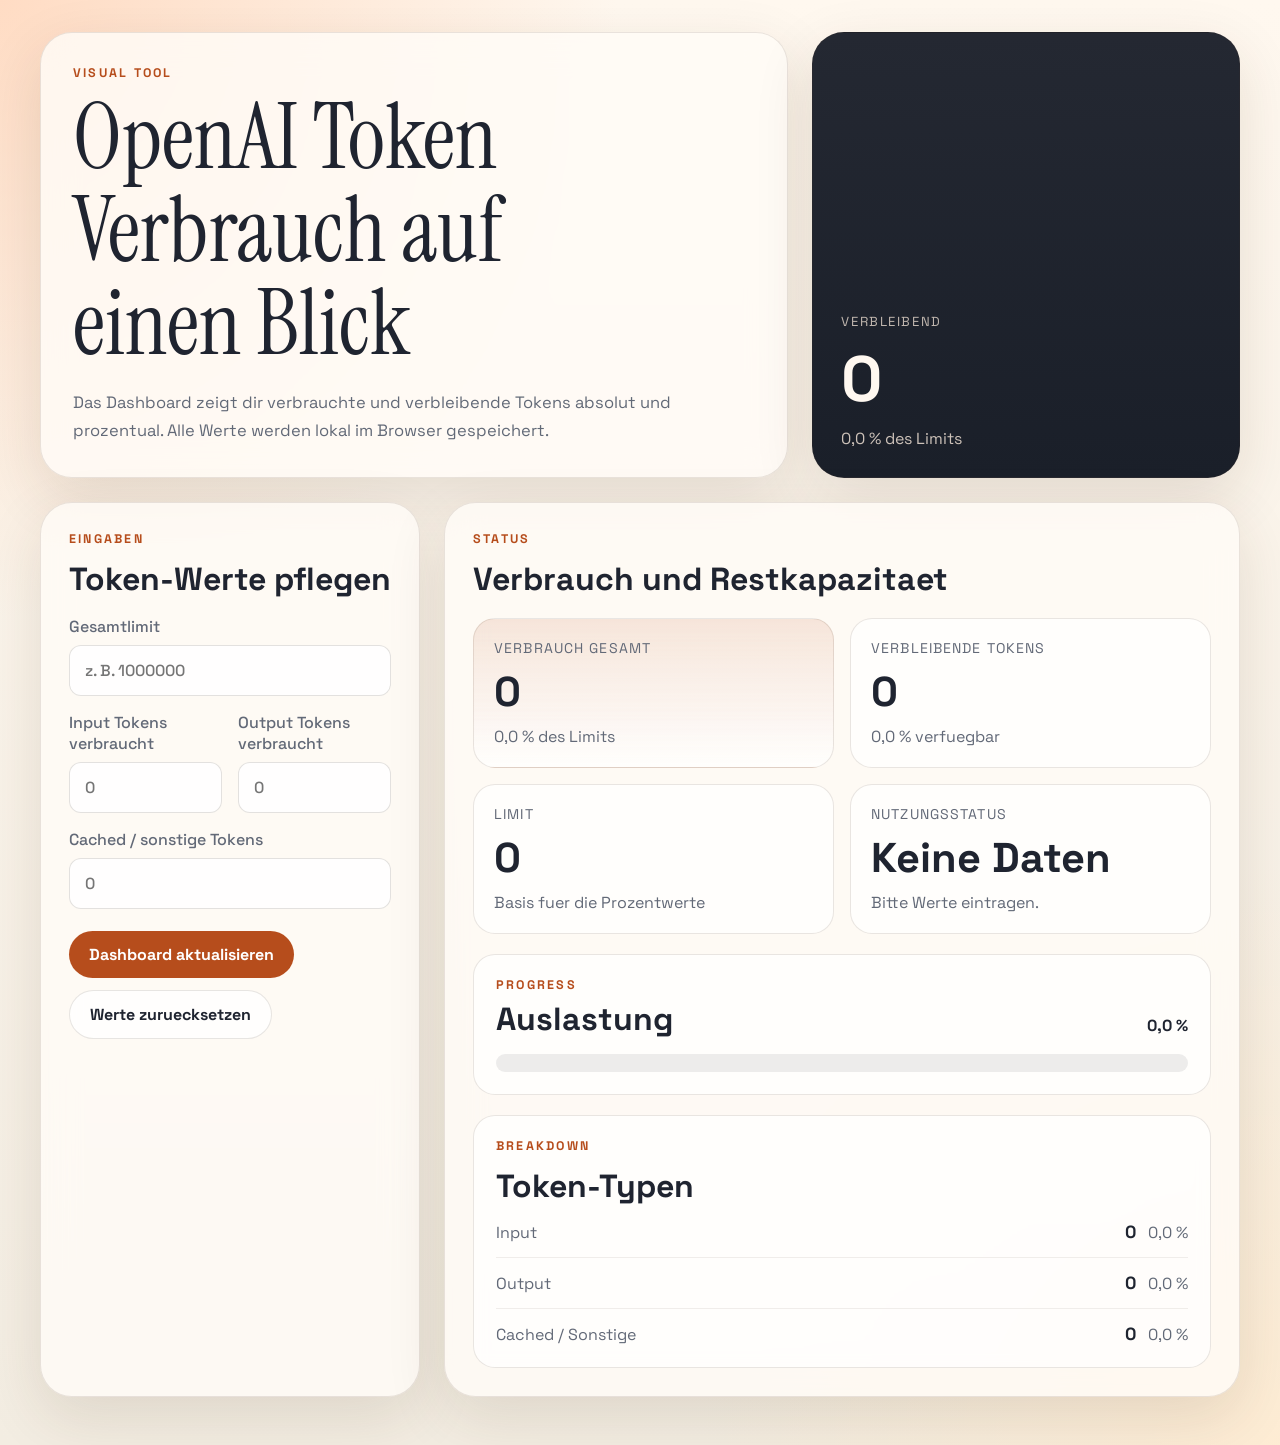
<file: index.html>
<!DOCTYPE html>
<html lang="de">
  <head>
    <meta charset="UTF-8" />
    <meta name="viewport" content="width=device-width, initial-scale=1.0" />
    <title>OpenAI Token Dashboard</title>
    <link rel="preconnect" href="https://fonts.googleapis.com" />
    <link rel="preconnect" href="https://fonts.gstatic.com" crossorigin />
    <link
      href="https://fonts.googleapis.com/css2?family=Space+Grotesk:wght@400;500;700&family=Instrument+Serif:ital@0;1&display=swap"
      rel="stylesheet"
    />
    <link rel="stylesheet" href="styles.css" />
  </head>
  <body>
    <div class="page-shell">
      <header class="hero">
        <div class="hero-copy">
          <p class="eyebrow">Visual Tool</p>
          <h1>OpenAI Token Verbrauch auf einen Blick</h1>
          <p class="hero-text">
            Das Dashboard zeigt dir verbrauchte und verbleibende Tokens absolut
            und prozentual. Alle Werte werden lokal im Browser gespeichert.
          </p>
        </div>

        <section class="hero-highlight" aria-label="Status">
          <p class="highlight-label">Verbleibend</p>
          <strong id="hero-remaining-tokens">0</strong>
          <span id="hero-remaining-percent">0,0 % des Limits</span>
        </section>
      </header>

      <main class="dashboard-grid">
        <section class="panel control-panel" aria-labelledby="input-title">
          <div class="panel-header">
            <p class="eyebrow">Eingaben</p>
            <h2 id="input-title">Token-Werte pflegen</h2>
          </div>

          <form id="token-form" class="token-form">
            <label>
              <span>Gesamtlimit</span>
              <input
                id="token-limit"
                name="tokenLimit"
                type="number"
                min="0"
                step="1"
                placeholder="z. B. 1000000"
                required
              />
            </label>

            <div class="input-grid">
              <label>
                <span>Input Tokens verbraucht</span>
                <input
                  id="input-tokens"
                  name="inputTokens"
                  type="number"
                  min="0"
                  step="1"
                  placeholder="0"
                />
              </label>

              <label>
                <span>Output Tokens verbraucht</span>
                <input
                  id="output-tokens"
                  name="outputTokens"
                  type="number"
                  min="0"
                  step="1"
                  placeholder="0"
                />
              </label>
            </div>

            <label>
              <span>Cached / sonstige Tokens</span>
              <input
                id="cached-tokens"
                name="cachedTokens"
                type="number"
                min="0"
                step="1"
                placeholder="0"
              />
            </label>

            <div class="button-row">
              <button type="submit">Dashboard aktualisieren</button>
              <button type="button" id="reset-button" class="ghost-button">
                Werte zuruecksetzen
              </button>
            </div>
          </form>

          <div id="form-message" class="form-message" hidden></div>
        </section>

        <section class="panel metrics-panel" aria-labelledby="metrics-title">
          <div class="panel-header">
            <p class="eyebrow">Status</p>
            <h2 id="metrics-title">Verbrauch und Restkapazitaet</h2>
          </div>

          <div class="metric-grid">
            <article class="metric-card metric-card-accent">
              <span class="metric-label">Verbrauch gesamt</span>
              <strong id="used-total">0</strong>
              <span id="used-percent">0,0 % des Limits</span>
            </article>

            <article class="metric-card">
              <span class="metric-label">Verbleibende Tokens</span>
              <strong id="remaining-total">0</strong>
              <span id="remaining-percent">0,0 % verfuegbar</span>
            </article>

            <article class="metric-card">
              <span class="metric-label">Limit</span>
              <strong id="limit-total">0</strong>
              <span>Basis fuer die Prozentwerte</span>
            </article>

            <article class="metric-card">
              <span class="metric-label">Nutzungsstatus</span>
              <strong id="status-label">Keine Daten</strong>
              <span id="status-copy">Bitte Werte eintragen.</span>
            </article>
          </div>

          <section class="progress-block" aria-labelledby="progress-title">
            <div class="progress-heading">
              <div>
                <p class="eyebrow">Progress</p>
                <h3 id="progress-title">Auslastung</h3>
              </div>
              <strong id="progress-value">0,0 %</strong>
            </div>
            <div class="progress-track" aria-hidden="true">
              <div id="progress-bar" class="progress-bar"></div>
            </div>
          </section>

          <section class="breakdown-card" aria-labelledby="breakdown-title">
            <div class="panel-header compact">
              <p class="eyebrow">Breakdown</p>
              <h3 id="breakdown-title">Token-Typen</h3>
            </div>

            <div class="breakdown-list">
              <div class="breakdown-row">
                <span>Input</span>
                <strong id="input-total">0</strong>
                <span id="input-share">0,0 %</span>
              </div>
              <div class="breakdown-row">
                <span>Output</span>
                <strong id="output-total">0</strong>
                <span id="output-share">0,0 %</span>
              </div>
              <div class="breakdown-row">
                <span>Cached / Sonstige</span>
                <strong id="cached-total">0</strong>
                <span id="cached-share">0,0 %</span>
              </div>
            </div>
          </section>
        </section>
      </main>
    </div>

    <script src="script.js"></script>
  </body>
</html>
</file>
<file: styles.css>
:root {
  --bg: #f4efe7;
  --paper: rgba(255, 252, 247, 0.82);
  --paper-strong: #fffaf2;
  --text: #1f2430;
  --muted: #626977;
  --line: rgba(74, 54, 39, 0.12);
  --accent: #b64d1c;
  --accent-strong: #922f00;
  --accent-soft: #ffe6d8;
  --success: #1b7a55;
  --warning: #a45c00;
  --danger: #b42318;
  --shadow: 0 20px 60px rgba(63, 42, 20, 0.12);
  --radius-xl: 32px;
  --radius-lg: 22px;
  --radius-md: 16px;
  --radius-sm: 12px;
}

* {
  box-sizing: border-box;
}

body {
  margin: 0;
  min-height: 100vh;
  font-family: "Space Grotesk", sans-serif;
  color: var(--text);
  background:
    radial-gradient(circle at top left, rgba(255, 205, 173, 0.65), transparent 32%),
    radial-gradient(circle at bottom right, rgba(255, 236, 210, 0.9), transparent 30%),
    linear-gradient(180deg, #fff8ef 0%, #f3ede2 100%);
}

.page-shell {
  width: min(calc(100% - 32px), 1200px);
  margin: 0 auto;
  padding: 32px 0 48px;
}

.hero {
  display: grid;
  grid-template-columns: minmax(0, 1.4fr) minmax(280px, 0.8fr);
  gap: 24px;
  align-items: stretch;
}

.hero-copy,
.hero-highlight,
.panel {
  border: 1px solid var(--line);
  box-shadow: var(--shadow);
  backdrop-filter: blur(18px);
}

.hero-copy,
.panel {
  background: var(--paper);
}

.hero-copy {
  padding: 32px;
  border-radius: var(--radius-xl);
}

.eyebrow {
  margin: 0 0 10px;
  font-size: 0.78rem;
  font-weight: 700;
  text-transform: uppercase;
  letter-spacing: 0.18em;
  color: var(--accent);
}

h1,
h2,
h3 {
  margin: 0;
  line-height: 1.04;
}

h1 {
  max-width: 12ch;
  font-family: "Instrument Serif", serif;
  font-size: clamp(3rem, 7vw, 5.8rem);
  font-weight: 400;
}

h2,
h3 {
  font-size: clamp(1.35rem, 3vw, 2rem);
}

.hero-text,
.metric-card span,
.breakdown-row span,
label span,
.form-message,
#status-copy {
  color: var(--muted);
}

.hero-text {
  max-width: 60ch;
  margin: 18px 0 0;
  font-size: 1.03rem;
  line-height: 1.7;
}

.hero-highlight {
  display: grid;
  align-content: end;
  gap: 8px;
  padding: 28px;
  border-radius: var(--radius-xl);
  background: linear-gradient(180deg, #242832 0%, #1a1f29 100%);
  color: #fff8f0;
}

.highlight-label {
  margin: 0;
  font-size: 0.82rem;
  text-transform: uppercase;
  letter-spacing: 0.12em;
  color: rgba(255, 240, 225, 0.72);
}

.hero-highlight strong {
  font-size: clamp(2.4rem, 6vw, 4rem);
}

.hero-highlight span {
  color: rgba(255, 240, 225, 0.78);
}

.dashboard-grid {
  display: grid;
  grid-template-columns: minmax(320px, 380px) minmax(0, 1fr);
  gap: 24px;
  margin-top: 24px;
}

.panel {
  padding: 28px;
  border-radius: var(--radius-xl);
}

.panel-header {
  display: grid;
  gap: 6px;
}

.panel-header.compact {
  margin-bottom: 18px;
}

.token-form {
  display: grid;
  gap: 16px;
  margin-top: 20px;
}

.input-grid,
.metric-grid {
  display: grid;
  gap: 16px;
}

.input-grid {
  grid-template-columns: repeat(2, minmax(0, 1fr));
}

label {
  display: grid;
  gap: 8px;
  font-weight: 500;
}

input {
  width: 100%;
  border: 1px solid rgba(62, 43, 29, 0.14);
  border-radius: var(--radius-sm);
  padding: 14px 15px;
  font: inherit;
  color: var(--text);
  background: rgba(255, 255, 255, 0.92);
  transition: border-color 120ms ease, box-shadow 120ms ease, transform 120ms ease;
}

input:focus {
  outline: none;
  border-color: rgba(182, 77, 28, 0.6);
  box-shadow: 0 0 0 4px rgba(182, 77, 28, 0.12);
  transform: translateY(-1px);
}

.button-row {
  display: flex;
  gap: 12px;
  flex-wrap: wrap;
  margin-top: 6px;
}

button {
  border: 0;
  border-radius: 999px;
  padding: 13px 20px;
  font: inherit;
  font-weight: 700;
  cursor: pointer;
  transition: transform 120ms ease, opacity 120ms ease, background-color 120ms ease;
}

button:hover {
  transform: translateY(-1px);
}

button[type="submit"] {
  background: var(--accent);
  color: white;
}

.ghost-button {
  background: rgba(255, 255, 255, 0.8);
  color: var(--text);
  border: 1px solid rgba(62, 43, 29, 0.12);
}

.form-message {
  margin-top: 18px;
  padding: 14px 16px;
  border-radius: var(--radius-md);
  border: 1px solid transparent;
  background: rgba(255, 255, 255, 0.72);
}

.form-message.is-success {
  color: var(--success);
  border-color: rgba(27, 122, 85, 0.18);
  background: rgba(228, 247, 238, 0.9);
}

.form-message.is-error {
  color: var(--danger);
  border-color: rgba(180, 35, 24, 0.16);
  background: rgba(253, 236, 234, 0.95);
}

.metric-grid {
  grid-template-columns: repeat(2, minmax(0, 1fr));
  margin-top: 22px;
}

.metric-card,
.progress-block,
.breakdown-card {
  border-radius: var(--radius-lg);
  border: 1px solid var(--line);
}

.metric-card {
  display: grid;
  gap: 8px;
  padding: 20px;
  background: rgba(255, 255, 255, 0.68);
}

.metric-card strong {
  font-size: clamp(1.6rem, 4vw, 2.6rem);
}

.metric-card-accent {
  background: linear-gradient(180deg, rgba(182, 77, 28, 0.12), rgba(255, 255, 255, 0.76));
}

.metric-label {
  font-size: 0.88rem;
  text-transform: uppercase;
  letter-spacing: 0.08em;
}

.progress-block,
.breakdown-card {
  margin-top: 20px;
  padding: 22px;
  background: rgba(255, 255, 255, 0.72);
}

.progress-heading {
  display: flex;
  justify-content: space-between;
  gap: 16px;
  align-items: end;
}

.progress-track {
  position: relative;
  width: 100%;
  height: 18px;
  margin-top: 18px;
  overflow: hidden;
  border-radius: 999px;
  background: rgba(31, 36, 48, 0.08);
}

.progress-bar {
  width: 0%;
  height: 100%;
  border-radius: inherit;
  background: linear-gradient(90deg, #ffb087 0%, #e56a33 52%, #b64d1c 100%);
  transition: width 220ms ease;
}

.breakdown-list {
  display: grid;
  gap: 14px;
}

.breakdown-row {
  display: grid;
  grid-template-columns: minmax(0, 1fr) auto auto;
  gap: 12px;
  align-items: center;
  padding-bottom: 14px;
  border-bottom: 1px solid rgba(62, 43, 29, 0.08);
}

.breakdown-row:last-child {
  padding-bottom: 0;
  border-bottom: 0;
}

.breakdown-row strong {
  font-size: 1.1rem;
}

@media (max-width: 980px) {
  .hero,
  .dashboard-grid,
  .metric-grid {
    grid-template-columns: 1fr;
  }
}

@media (max-width: 640px) {
  .page-shell {
    width: calc(100% - 20px);
    padding: 20px 0 28px;
  }

  .hero-copy,
  .hero-highlight,
  .panel {
    padding: 20px;
  }

  .input-grid,
  .breakdown-row,
  .progress-heading {
    grid-template-columns: 1fr;
  }

  .progress-heading {
    align-items: start;
  }
}
</file>
